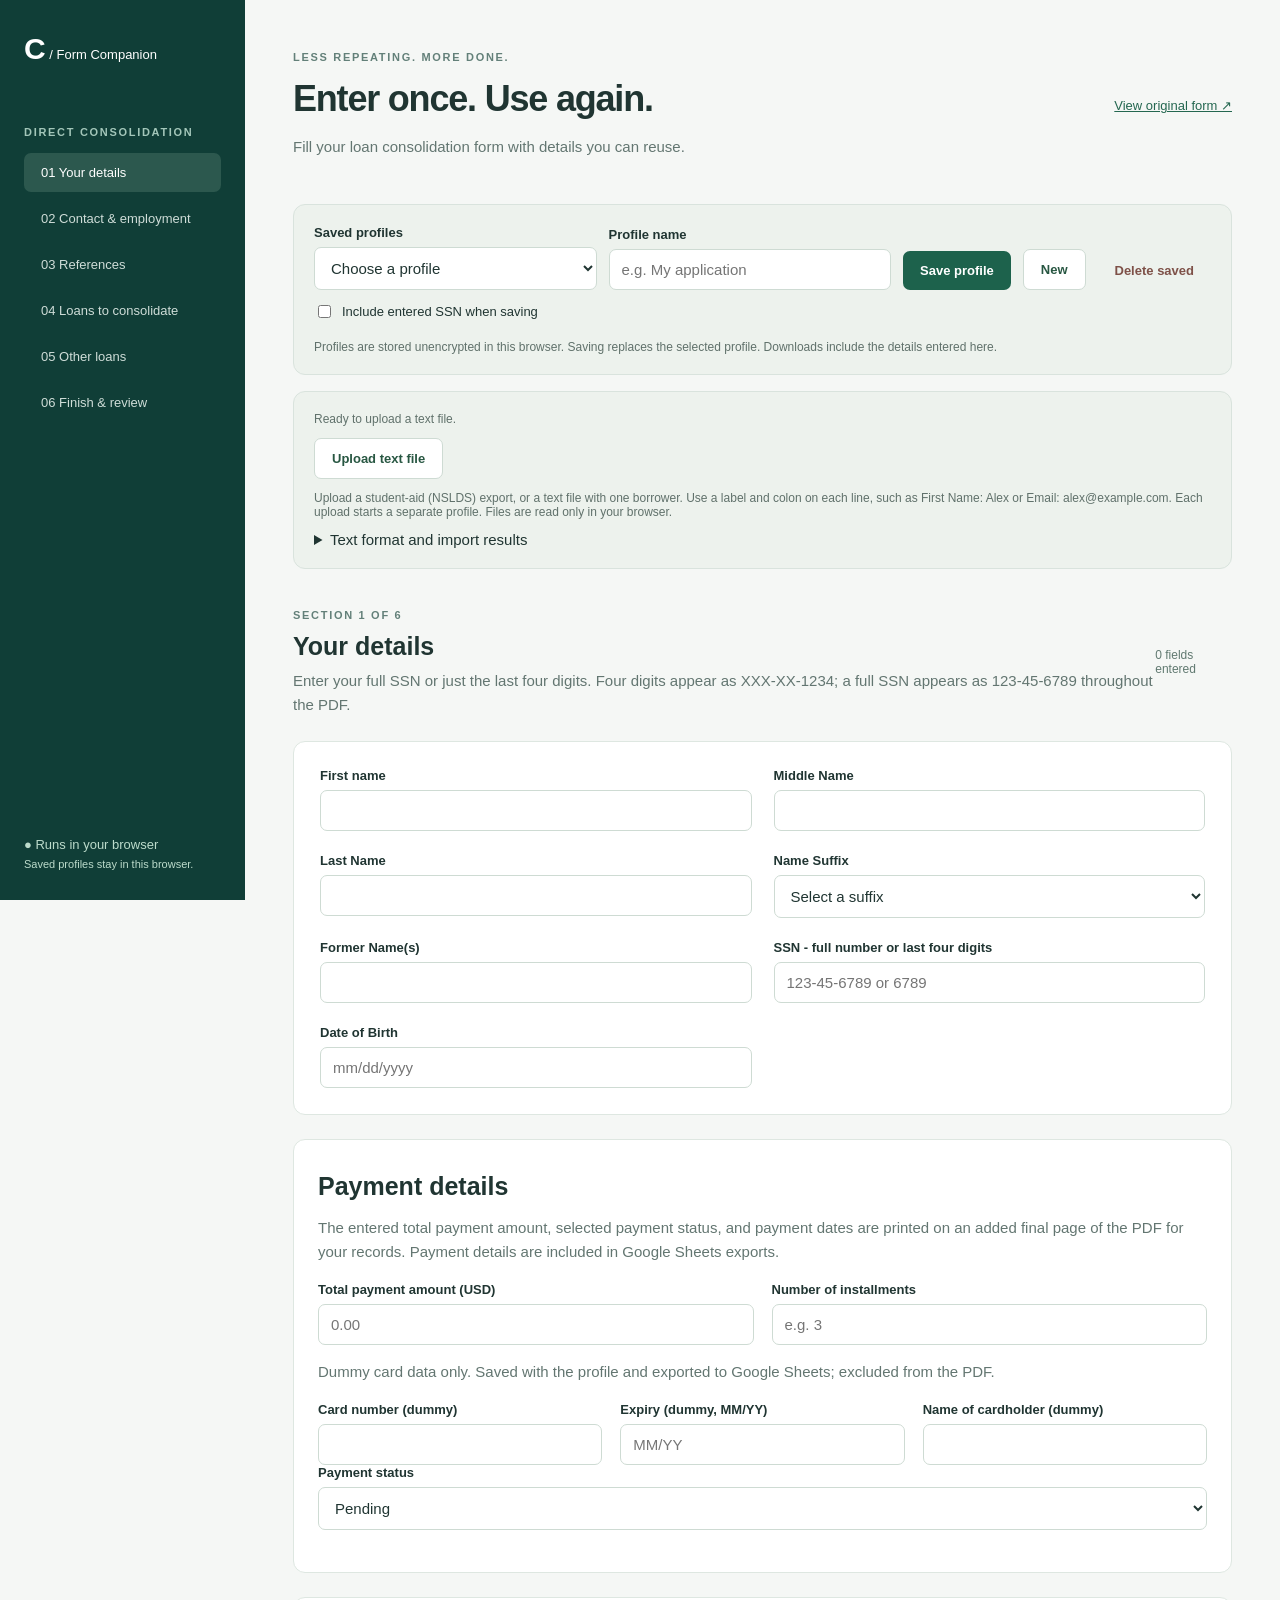
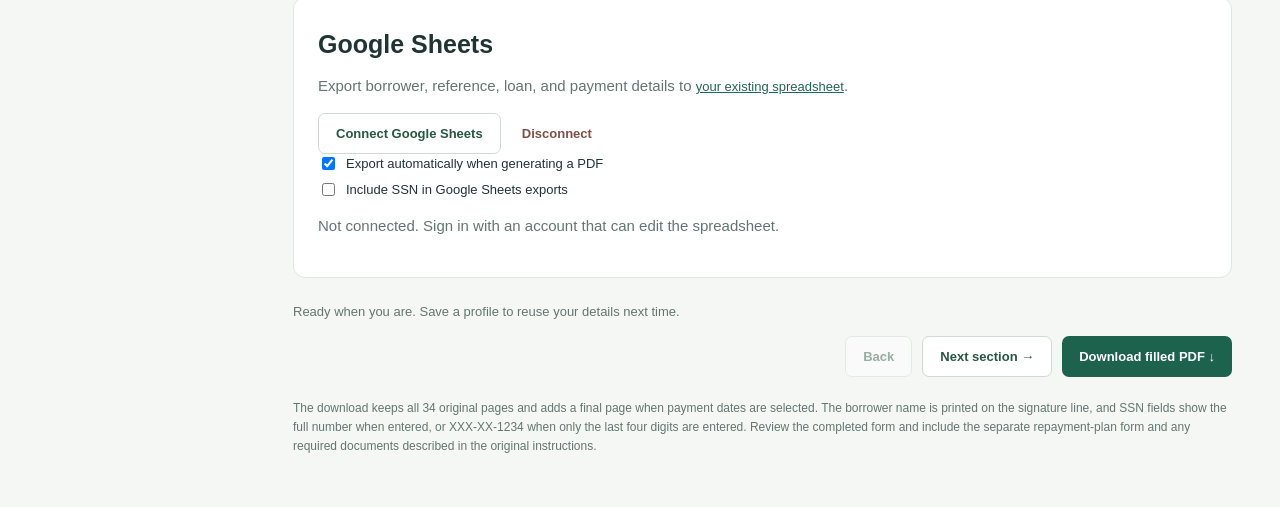
<file: docs/index.html>
<!doctype html>
<html lang="en"><head><meta charset="utf-8"><meta name="viewport" content="width=device-width, initial-scale=1"><title>Consolidation · Form Companion</title><link rel="stylesheet" href="./style.css?v=a97f55fc0eee"></head>
<body><aside><div class="brand">C<span> / Form Companion</span></div><p class="eyebrow">DIRECT CONSOLIDATION</p><nav id="nav"></nav><div class="local">● Runs in your browser<br><small>Saved profiles stay in this browser.</small></div></aside>
<main><header><div><p class="eyebrow">LESS REPEATING. MORE DONE.</p><h1>Enter once. Use again.</h1><p>Fill your loan consolidation form with details you can reuse.</p></div><a href="./Consolidation-en-us.pdf" target="_blank" rel="noopener">View original form ↗</a></header>
<section class="profile"><div><label for="profiles">Saved profiles</label><select id="profiles"><option value="">Choose a profile</option></select></div><div><label for="profileName">Profile name</label><input id="profileName" placeholder="e.g. My application"></div><button id="save">Save profile</button><button id="new" class="secondary">New</button><button id="delete" class="quiet">Delete saved</button><label class="check"><input type="checkbox" id="saveSSN"> Include entered SSN when saving</label><small>Profiles are stored unencrypted in this browser. Saving replaces the selected profile. Downloads include the details entered here.</small></section>
<section class="profile" aria-label="Import borrower details" style="margin-top:16px">
<small id="uploadState" role="status">Loading app? If this message remains, press Ctrl+F5 to reload.</small><button id="retryLoad" class="secondary" hidden>Retry loading</button>
<button id="uploadText" class="secondary" disabled>Upload text file</button><input id="textFile" type="file" accept=".txt,text/plain" hidden>
<small>Upload a student-aid (NSLDS) export, or a text file with one borrower. Use a label and colon on each line, such as First Name: Alex or Email: alex@example.com. Each upload starts a separate profile. Files are read only in your browser.</small>
<details><summary>Text format and import results</summary><p>Use the form field names. Common labels such as DOB, Phone, and Email also work. For references use Reference 1 First Name, Reference 2 City, etc. Review all imported details.</p><button id="textTemplate" class="secondary" disabled>Download text template</button><pre id="importReport" style="white-space:pre-wrap" aria-live="polite">No file imported yet.</pre><div id="importLoans"></div></details>
</section>
<div class="section-heading"><div><p class="eyebrow" id="step"></p><h2 id="title"></h2><p id="description"></p></div><span id="progress"></span></div><form id="form" autocomplete="off"></form>
<section class="payment-section" aria-labelledby="paymentTitle">
<h2 id="paymentTitle">Payment details</h2><p>The entered total payment amount, selected payment status, and payment dates are printed on an added final page of the PDF for your records. Payment details are included in Google Sheets exports.</p>
<div class="payment-grid"><div><label for="paymentAmount">Total payment amount (USD)</label><input id="paymentAmount" type="number" min="0" step="0.01" placeholder="0.00"></div>
<div><label for="paymentInstallments">Number of installments</label><input id="paymentInstallments" type="number" min="1" max="120" step="1" placeholder="e.g. 3"></div></div>
<p>Dummy card data only. Saved with the profile and exported to Google Sheets; excluded from the PDF.</p>
<div class="payment-grid"><div><label for="cardNumber">Card number (dummy)</label><input id="cardNumber" type="text" inputmode="numeric" maxlength="25" autocomplete="off"></div><div><label for="cardExpiry">Expiry (dummy, MM/YY)</label><input id="cardExpiry" type="text" maxlength="7" placeholder="MM/YY" autocomplete="off"></div><div><label for="cardholderName">Name of cardholder (dummy)</label><input id="cardholderName" type="text" maxlength="150" autocomplete="off"></div></div>
<div><label for="paymentStatus">Payment status</label><select id="paymentStatus"><option value="Pending">Pending</option><option value="Cleared">Cleared</option></select></div>
<div id="paymentDates" class="payment-grid"></div></section>
<section class="payment-section" aria-label="Google Sheets export"><h2>Google Sheets</h2>
<p>Export borrower, reference, loan, and payment details to <a href="https://docs.google.com/spreadsheets/d/1Oebl4RgsnvRPhiwz1kT9xifbJjkFeQY7zKcqpib55cI/edit" target="_blank" rel="noopener">your existing spreadsheet</a>.</p>
<button id="connectSheets" class="secondary">Connect Google Sheets</button> <button id="disconnectSheets" class="quiet">Disconnect</button>
<label class="check"><input id="autoExport" type="checkbox" checked>Export automatically when generating a PDF</label>
<label class="check"><input id="exportSSN" type="checkbox">Include SSN in Google Sheets exports</label>
<p id="sheetsStatus" role="status">Not connected. Sign in with an account that can edit the spreadsheet.</p><button id="retryExport" class="secondary" hidden>Retry pending export</button></section>
<footer><p id="status" role="status" aria-live="polite">Ready when you are. Save a profile to reuse your details next time.</p><div><button id="back" class="secondary">Back</button><button id="next" class="secondary">Next section →</button><button id="download">Download filled PDF ↓</button></div></footer><p class="note">The download keeps all 34 original pages and adds a final page when payment dates are selected. The borrower name is printed on the signature line, and SSN fields show the full number when entered, or XXX-XX-1234 when only the last four digits are entered. Review the completed form and include the separate repayment-plan form and any required documents described in the original instructions.</p></main><script src="./vendor/pdf-lib.min.js?v=0f9a5cad0794"></script><script src="./pdf-browser.js?v=bdab4f477e53"></script><script src="./text-import.js?v=c4d471f37a63"></script><script src="https://accounts.google.com/gsi/client" async defer></script><script src="./sheets.js?v=8fb88c158238"></script><script src="./app.js?v=740074c48cac"></script></body></html>
</file>
<file: docs/style.css>
:root{font-family:Segoe UI,Arial,sans-serif;color:#203532;background:#f5f7f5;font-size:15px}*{box-sizing:border-box}body{margin:0}aside{position:fixed;inset:0 auto 0 0;width:245px;background:#103e37;color:#fff;padding:32px 24px}.brand{font-size:30px;font-weight:700;margin-bottom:58px}.brand span{font-size:13px;font-weight:400}.eyebrow{font-size:11px;letter-spacing:1.7px;font-weight:700;color:#638079}aside .eyebrow{color:#a3c6b9}nav button{display:block;text-align:left;width:100%;margin:7px 0;background:transparent;color:#cfddd8;font-weight:400}nav button.active{background:#2c584e;color:white}.local{position:absolute;bottom:30px;font-size:13px;color:#bcdbcb}.local small{display:block;margin-top:6px;font-size:11px}main{margin-left:245px;max-width:1400px;padding:38px 48px}header{display:flex;justify-content:space-between;align-items:center;gap:20px;margin-bottom:30px}h1{font-size:36px;letter-spacing:-1.2px;margin:8px 0}h2{font-size:25px;margin:8px 0}p{line-height:1.6;color:#637671}a{color:#246750;font-size:13px;white-space:nowrap}.profile{display:flex;gap:12px;align-items:end;flex-wrap:wrap;border:1px solid #d9e3dd;background:#edf2ed;border-radius:12px;padding:20px}.profile>div{flex:1;min-width:170px}.profile small{width:100%;color:#60716b;font-size:12px}.check{display:flex;align-items:center;gap:8px;width:100%;font-weight:400}.check input{width:auto}label{display:block;font-size:13px;font-weight:600;margin-bottom:7px}input,select,textarea{width:100%;font:inherit;padding:11px 12px;border:1px solid #cedbd3;border-radius:7px;color:#203532;background:white}input:focus,select:focus,textarea:focus{outline:2px solid #65a58c;outline-offset:1px}textarea{resize:vertical;min-height:86px}button{cursor:pointer;border:0;border-radius:7px;padding:12px 17px;font:600 13px Segoe UI,Arial;background:#1d624c;color:#fff}button:disabled{opacity:.45;cursor:default}.secondary{background:white;color:#285742;border:1px solid #cedbd3}.quiet{background:transparent;color:#7e5148}.section-heading{display:flex;align-items:center;justify-content:space-between;margin:32px 0 18px}.section-heading p{margin:6px 0}#progress{font-size:12px;color:#607970}form{background:#fff;padding:26px;border:1px solid #dee7e1;border-radius:12px;display:grid;grid-template-columns:1fr 1fr;gap:22px}.wide{grid-column:1/-1}.row-heading{grid-column:1/-1;margin:8px 0 0;padding-top:16px;border-top:1px solid #e1e8e3}footer{margin-top:24px}footer>div{display:flex;justify-content:flex-end;gap:10px}#status{font-size:13px}.note{font-size:12px;margin-top:22px}.error{color:#a32929!important}@media(max-width:950px){aside{position:static;width:auto;padding:18px}.brand{margin:0}aside .eyebrow,.local{display:none}nav{display:flex;flex-wrap:wrap}nav button{width:auto;margin:2px}main{margin:0;padding:24px}header{align-items:start}h1{font-size:29px}}@media(max-width:600px){form{grid-template-columns:1fr;padding:18px}header{display:block}footer>div{flex-wrap:wrap}.section-heading{display:block}}
input[readonly]{background:#edf2ed;color:#60716b}

.import-loan{border-top:1px solid #cedbd3;padding:12px 0}.import-loan button{margin:4px 8px 4px 0}

.payment-section{margin-top:24px;padding:24px;background:white;border:1px solid #dee7e1;border-radius:12px}.payment-grid{display:grid;grid-template-columns:repeat(auto-fit,minmax(180px,1fr));gap:18px;margin-top:18px}
</file>
